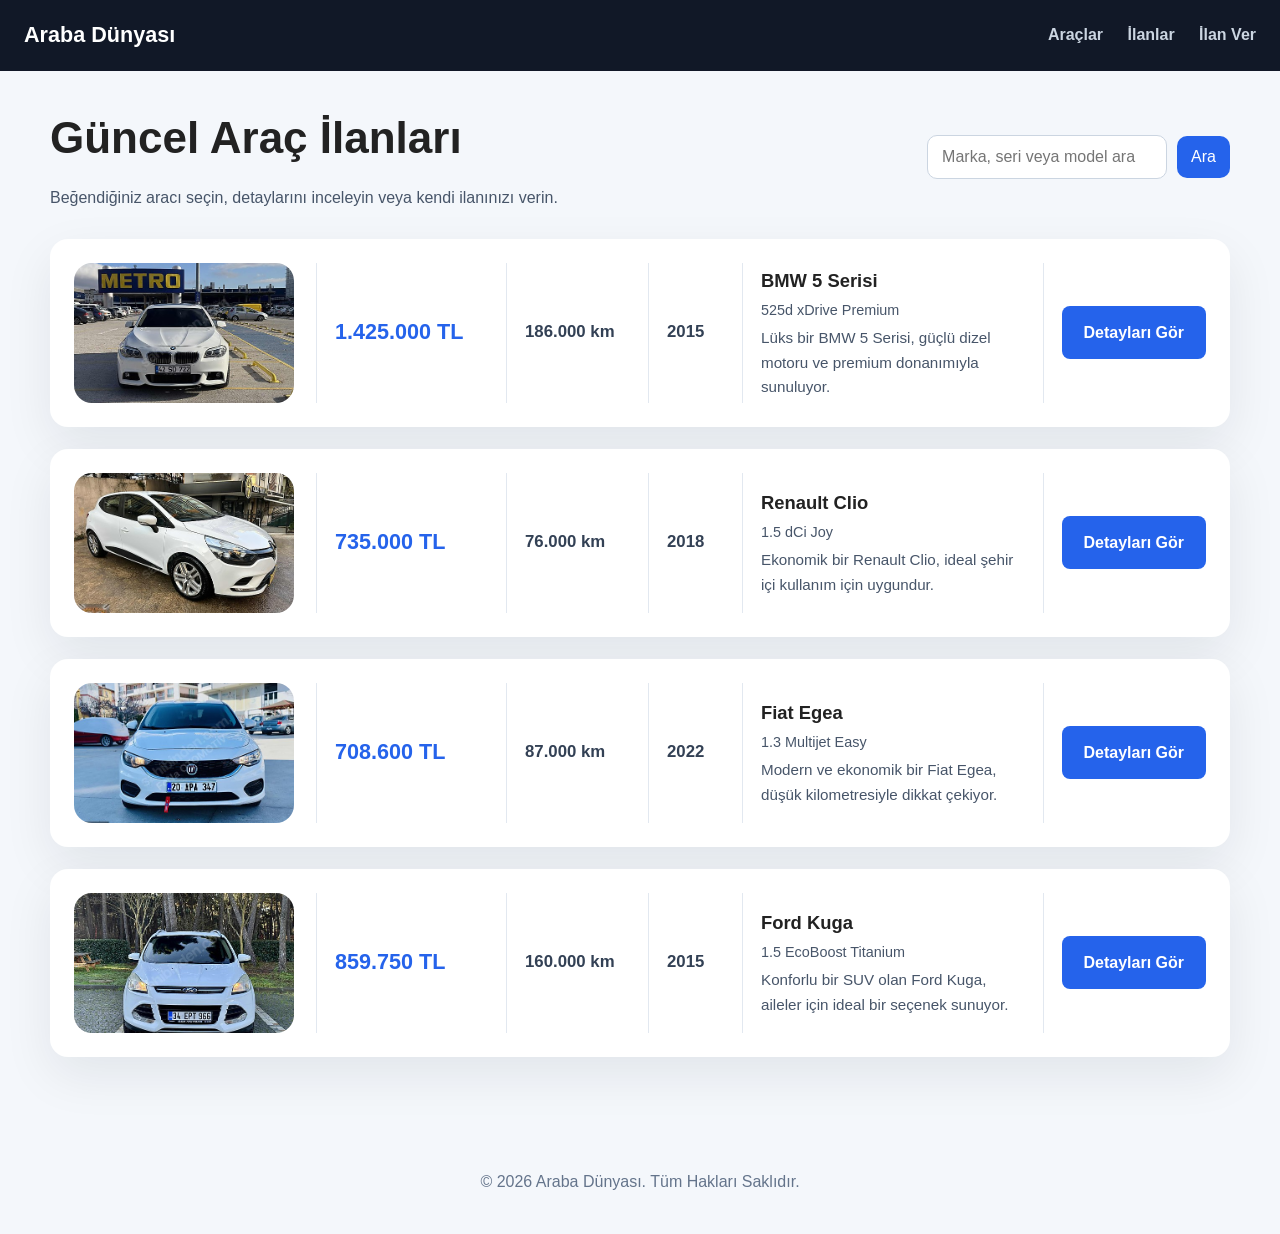
<file: docs/index.html>
<!DOCTYPE html>
<html lang="tr">
<head>
    <meta charset="UTF-8">
    <meta name="viewport" content="width=device-width, initial-scale=1.0">
    <title>Araba Dünyası - Araç İlanları</title>
    <link rel="stylesheet" href="css/style.css">
</head>
<body>
    <header class="site-header">
        <div class="brand">
            <a href="index.html">Araba Dünyası</a>
        </div>
        <nav class="main-nav">
            <a href="index.html">Araçlar</a>
            <a href="ads.html">İlanlar</a>
            <a href="form.html">İlan Ver</a>
        </nav>
    </header>

    <main class="site-main">
        <div class="page-header">
            <div>
                <h1>Güncel Araç İlanları</h1>
                <p>Beğendiğiniz aracı seçin, detaylarını inceleyin veya kendi ilanınızı verin.</p>
            </div>
            <form class="search-form" id="searchForm" action="" method="get">
                <input type="search" id="searchInput" placeholder="Marka, seri veya model ara" aria-label="Ara" />
                <button type="submit">Ara</button>
            </form>
        </div>

        <div id="message" style="display: none;" class="alert info"></div>
        <div class="card-grid" id="carsList"></div>
    </main>

    <footer class="site-footer">
        <p>&copy; 2026 Araba Dünyası. Tüm Hakları Saklıdır.</p>
    </footer>

    <script src="js/data.js"></script>
    <script src="js/listings.js"></script>
</body>
</html>
</file>
<file: docs/css/style.css>
* {
    box-sizing: border-box;
}

body {
    margin: 0;
    font-family: "Segoe UI", Tahoma, Geneva, Verdana, sans-serif;
    line-height: 1.6;
    background-color: #f4f7fb;
    color: #222;
}

.site-header {
    display: flex;
    justify-content: space-between;
    align-items: center;
    padding: 18px 24px;
    background: #111827;
    color: #fff;
    position: sticky;
    top: 0;
    z-index: 100;
}

.site-header .brand a {
    color: #fff;
    text-decoration: none;
    font-size: 1.35rem;
    font-weight: 700;
}

.main-nav a {
    color: #cbd5e1;
    text-decoration: none;
    margin-left: 20px;
    font-weight: 600;
}

.main-nav a:hover {
    color: #fff;
}

.site-main {
    width: min(1180px, calc(100% - 40px));
    margin: 32px auto;
    padding-bottom: 40px;
}

.site-footer {
    text-align: center;
    padding: 24px 20px;
    color: #64748b;
}

.page-header {
    display: flex;
    flex-wrap: wrap;
    justify-content: space-between;
    gap: 22px;
    align-items: center;
    margin-bottom: 28px;
}

.page-header h1 {
    margin: 0;
    font-size: clamp(2rem, 4vw, 2.75rem);
}

.page-header p {
    margin: 12px 0 0;
    max-width: 720px;
    color: #475569;
}

.search-form {
    display: flex;
    gap: 10px;
    align-items: center;
}

.search-form input,
.search-form button {
    border: 1px solid #cbd5e1;
    padding: 12px 14px;
    border-radius: 10px;
    font-size: 1rem;
}

.search-form input {
    width: 240px;
    background: #fff;
}

.search-form button {
    background: #2563eb;
    color: white;
    border: none;
    cursor: pointer;
}

.card-grid,
.ads-grid {
    display: grid;
    gap: 22px;
}

.card-grid {
    grid-template-columns: 1fr;
}

.car-card,
.ad-card,
.form-card,
.error-page {
    background: #fff;
    border-radius: 18px;
    box-shadow: 0 18px 50px rgba(15, 23, 42, 0.08);
    padding: 24px;
}

.car-card img {
    width: 100%;
    border-radius: 18px;
    object-fit: cover;
    min-height: 210px;
}

.car-card {
    display: grid;
    grid-template-columns: 220px 168px 120px 72px minmax(0, 1fr) auto;
    align-items: stretch;
    gap: 0 22px;
}

.car-card img {
    width: 220px;
    height: 140px;
    min-height: 0;
    align-self: center;
}

.car-price,
.car-km,
.car-year,
.card-content,
.car-action {
    border-left: 1px solid #e2e8f0;
    padding-left: 18px;
    display: flex;
    align-items: center;
    align-self: stretch;
}

.car-action .button {
    border-radius: 8px;
    height: auto;
}

.car-price {
    color: #2563eb;
    font-size: 1.35rem;
    font-weight: 700;
    white-space: nowrap;
}

.car-km,
.car-year {
    font-size: 1.05rem;
    font-weight: 600;
    color: #334155;
    white-space: nowrap;
}

.card-content {
    flex-direction: column;
    align-items: flex-start;
    justify-content: center;
    gap: 4px;
}

.card-content h2 {
    margin: 0;
    font-size: 1.15rem;
}

.car-model,
.car-summary,
.ad-meta,
.contact,
.hint,
.detail-meta {
    color: #475569;
}

.car-model {
    margin: 0;
    font-size: 0.9rem;
}

.car-summary {
    margin: 0;
    font-size: 0.95rem;
}

.meta-row,
.ad-meta {
    display: flex;
    justify-content: space-between;
    gap: 12px;
    flex-wrap: wrap;
    margin-top: 18px;
    font-weight: 600;
}

.button,
.button-secondary {
    display: inline-flex;
    align-items: center;
    justify-content: center;
    gap: 8px;
    padding: 14px 22px;
    border-radius: 999px;
    text-decoration: none;
    font-weight: 700;
    border: none;
    cursor: pointer;
}

.button {
    background: #2563eb;
    color: #fff;
}

.button-secondary {
    background: #f8fafc;
    color: #111827;
    border: 1px solid #cbd5e1;
}

.detail-hero {
    display: grid;
    gap: 24px;
    margin-bottom: 28px;
}

.detail-summary h1,
.detail-summary .badge {
    margin: 0;
}

.detail-summary .badge {
    display: inline-block;
    padding: 10px 16px;
    background: #e0f2fe;
    color: #0369a1;
    font-weight: 700;
    border-radius: 999px;
    margin-bottom: 18px;
}

.detail-meta {
    display: grid;
    grid-template-columns: repeat(auto-fit, minmax(130px, 1fr));
    gap: 12px;
    margin-top: 22px;
}

.detail-grid {
    display: grid;
    gap: 24px;
    grid-template-columns: 1.6fr 1fr;
}

.gallery {
    display: grid;
    gap: 14px;
    grid-template-columns: repeat(2, minmax(0, 1fr));
}

.gallery-item {
    display: block;
    width: 100%;
    aspect-ratio: 4 / 3;
    overflow: hidden;
    border: none;
    padding: 0;
    background: transparent;
    cursor: pointer;
    border-radius: 18px;
}

.gallery-item img {
    width: 100%;
    height: 100%;
    object-fit: cover;
    border-radius: 18px;
    display: block;
}

.detail-info table {
    width: 100%;
    border-collapse: collapse;
}

.detail-info th,
.detail-info td {
    padding: 14px 12px;
    border-bottom: 1px solid #e2e8f0;
    text-align: left;
}

.detail-info th {
    width: 40%;
    background: #f8fafc;
}

.form-page {
    display: grid;
    justify-items: center;
}

.form-card {
    max-width: 860px;
}

.field-row {
    display: grid;
    gap: 12px;
    margin-bottom: 18px;
}

.field-row label,
.radio-label {
    font-weight: 700;
    color: #0f172a;
}

.field-row input,
.field-row textarea,
.field-row select {
    width: 100%;
    border: 1px solid #cbd5e1;
    border-radius: 14px;
    padding: 14px;
    font-size: 1rem;
    background: #fff;
}

.radio-group {
    display: flex;
    flex-wrap: wrap;
    gap: 18px;
}

.radio-group label {
    display: flex;
    gap: 10px;
    align-items: center;
    font-weight: 600;
    color: #334155;
}

.grid-2 {
    grid-template-columns: repeat(2, minmax(0, 1fr));
}

.hint {
    margin: 0;
    color: #64748b;
}

.alert {
    padding: 18px 22px;
    border-radius: 16px;
    border: 1px solid transparent;
}

.alert.success {
    background: #dcfce7;
    border-color: #86efac;
    color: #166534;
}

.alert.info {
    background: #e2e8f0;
    color: #0f172a;
}

.ad-card {
    display: grid;
    gap: 18px;
}

.ad-card-header {
    display: flex;
    justify-content: space-between;
    gap: 12px;
    align-items: flex-start;
    flex-wrap: wrap;
}

.price {
    color: #2563eb;
    font-weight: 700;
}

.thumb-row {
    display: grid;
    gap: 10px;
    grid-template-columns: repeat(auto-fit, minmax(100px, 1fr));
}

.thumb-row img {
    width: 100%;
    border-radius: 10px;
    object-fit: cover;
    min-height: 100px;
}

.error-page {
    text-align: center;
    padding: 100px 32px;
}

.error-page h1 {
    font-size: 5rem;
    margin-bottom: 12px;
}

.lightbox {
    display: none;
    position: fixed;
    inset: 0;
    background: rgba(15, 23, 42, 0.92);
    z-index: 1000;
}

.lightbox.visible {
    display: flex;
    align-items: center;
    justify-content: center;
}

.lightbox-close {
    position: absolute;
    top: 18px;
    right: 18px;
    z-index: 2;
    width: 44px;
    height: 44px;
    border: none;
    border-radius: 8px;
    background: #fff;
    color: #0f172a;
    font-size: 1.1rem;
    font-weight: 700;
    cursor: pointer;
}

.lightbox-nav {
    position: absolute;
    top: 50%;
    z-index: 2;
    transform: translateY(-50%);
    width: 48px;
    height: 64px;
    border: none;
    border-radius: 8px;
    background: #fff;
    color: #0f172a;
    font-size: 2rem;
    line-height: 1;
    cursor: pointer;
}

.lightbox-prev {
    left: 18px;
}

.lightbox-next {
    right: 18px;
}

.lightbox-nav:disabled {
    opacity: 0.35;
    cursor: default;
}

.lightbox img {
    max-width: calc(100% - 160px);
    max-height: calc(100% - 96px);
    object-fit: contain;
    border-radius: 12px;
}

@media (max-width: 900px) {
    .detail-grid,
    .grid-2,
    .page-header,
    .main-nav {
        grid-template-columns: 1fr;
    }
    .main-nav {
        justify-content: flex-start;
        gap: 12px;
    }
    .detail-grid {
        grid-template-columns: 1fr;
    }
}

@media (max-width: 640px) {
    .site-header {
        flex-direction: column;
        align-items: flex-start;
        gap: 16px;
    }
    .search-form input {
        width: 100%;
    }
    .car-card {
        grid-template-columns: 1fr;
        gap: 16px;
    }
    .car-card img {
        width: 100%;
        height: 180px;
    }
    .car-price,
    .car-km,
    .car-year,
    .card-content,
    .car-action {
        border-left: none;
        padding-left: 0;
    }
    .car-action .button {
        width: 100%;
    }
}
</file>
